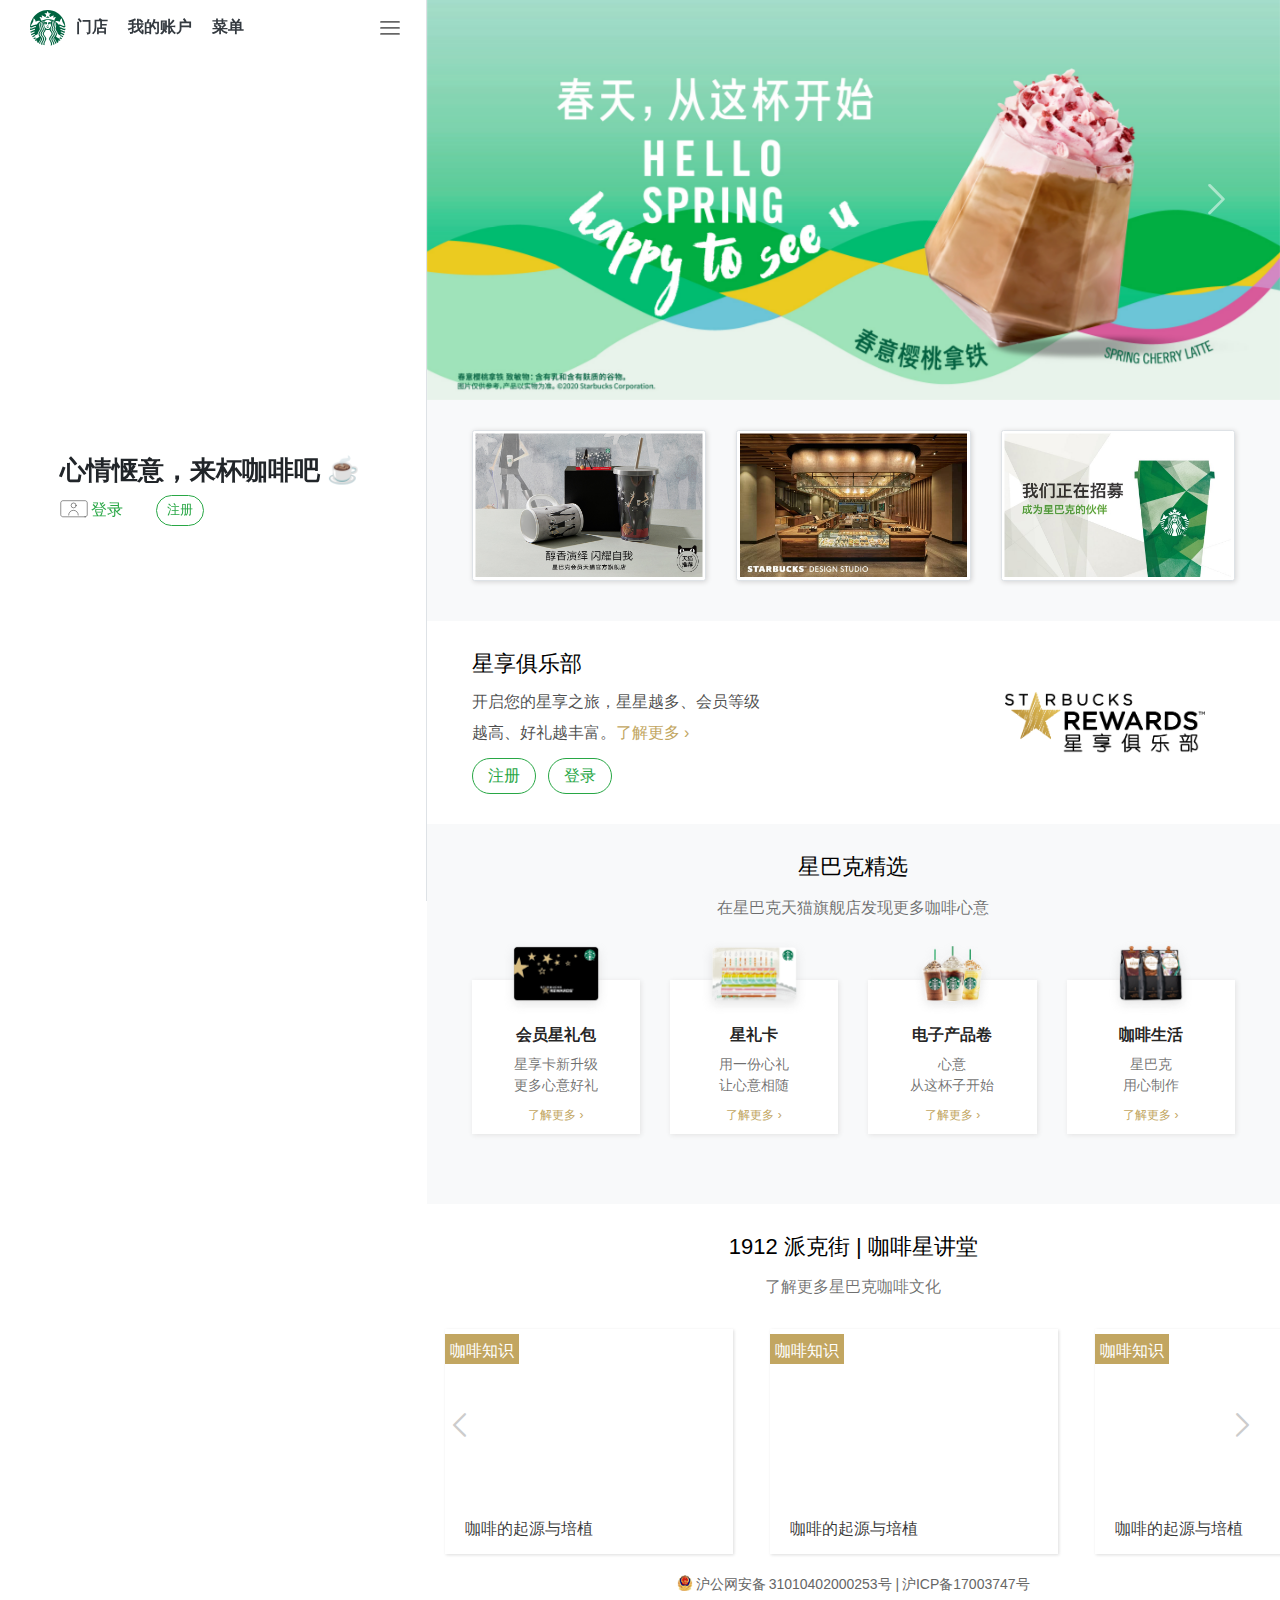
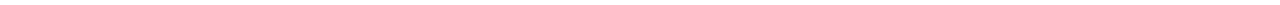
<file: index.html>
<!DOCTYPE html>
<html lang="en">

<head>
    <meta charset="UTF-8">
    <meta name="viewport" content="width=device-width, initial-scale=1.0">
    <title>Document</title>
    <link rel="stylesheet" href="./font/iconfont.css">
    <link rel="stylesheet" href="../bootstrap-4.3.1-dist/css/bootstrap.min.css">
    <link rel="stylesheet" href="./index.css">
</head>

<body>
    <div class="container-fluid ">
        <div class="row justify-content-end">
            <!-- 左部区域 -->
            <div class="col-lg-4 position-fixed border-right my-left mb-4  pl-5">
                <ul class="nav mt-3 d-none d-sm-flex">
                    <a href="">
                        <img src="./img/logo.svg" alt="">
                    </a>
                    <li class="nav-item">
                        <a class="nav-link text-dark font-weight-bold active" href="#">门店</a>
                        <span></span>
                    </li>
                    <li class="nav-item">
                        <a class="nav-link text-dark font-weight-bold" href="#">我的账户</a>
                        <span></span>
                    </li>
                    <li class="nav-item">
                        <a class="nav-link text-dark font-weight-bold" href="#">菜单</a>
                        <span></span>
                    </li>
                    <button class="btn ml-auto">
                        <img src="./img/icon-hamburger.svg" alt="" id="open">
                    </button>
                </ul>
                <div class="d-lg-flex align-items-center mx-lg-5 my-center font-weight-bold">
                    <div class="center">
                        <p class="mt-5 mb-2">心情惬意，来杯咖啡吧 ☕</p>
                        <span class="d-none d-sm-block">
                            <img src="./img/icon-account.svg" alt="">
                            <a href="" class="text-success">登录</a>
                            <a href=""><button type="button" class="btn btn-outline-success btn-lg ml-5">注册</button></a>
                        </span>
                    </div>
                </div>

                <div class="my-list border-right pl-5 m-0">
                    <ul class="nav m-4">
                        <a href="">
                            <img src="./img/logo.svg" alt="">
                        </a>
                        <i class="iconfont icon-guanbi ml-auto mr-3 mt-2" id="close" style="cursor: pointer;"></i>
                    </ul>
                    <div class="wrap justify-aligns-center">
                        <ul class="lists m-sm-5">
                            <li><a href="" class="text-dark font-weight-bold">门店</a></li>
                            <li><a href="" class="text-dark font-weight-bold">星享俱乐部</a></li>
                            <li><a href="" class="text-dark font-weight-bold">菜单</a></li>
                            <hr>
                            <li><a href="" class="text-dark font-weight-bold">星巴克移动应用</a></li>
                            <li><a href="" class="text-dark font-weight-bold">星礼卡</a></li>
                            <li><a href="" class="text-dark font-weight-bold">星巴克臻选™</a></li>
                            <li><a href="" class="text-dark font-weight-bold">啡快™ － 在线点 到店取</a></li>
                            <li><a href="" class="text-dark font-weight-bold">专星送™</a></li>
                            <li><a href="" class="text-dark font-weight-bold">咖啡星讲堂</a></li>
                            <li><a href="" class="text-dark font-weight-bold">上海烘焙工坊</a></li>
                            <li><a href="" class="text-dark font-weight-bold">关于星巴克</a></li>
                            <li><a href="" class="text-dark font-weight-bold">帮助中心</a></li>
                            <hr>
                            <img src="./img/icon-account.svg" alt="">
                            <a href="" class="text-success">登录</a>
                            <a href=""><button type="button" class="btn btn-outline-success btn-lg ml-5">注册</button></a>
                            <p class="mt-5">
                                <span><a href="" class="">English |</a></span>
                                <span><a href="" class="">隐私政策 |</a></span>
                                <span><a href="" class="">使用条款</a></span>
                            </p>
                        </ul>

                    </div>
                </div>
            </div>

            <!-- 右部区域 -->
            <div class="col-lg-8 bg-light p-0 ">
                <!-- 轮播图 -->
                <div class="row m-0">
                    <div class="col-12 p-0">
                        <div id="carouselExampleControls" class="carousel slide" data-ride="carousel"
                            data-interval="3000">
                            <div class="carousel-inner">
                                <div class="carousel-item active">
                                    <img class="d-block w-100" src="./img/homepage1.jpg" alt="First slide">
                                </div>
                                <div class="carousel-item">
                                    <img class="d-block w-100" src="./img/homepage2.jpg" alt="Second slide">
                                </div>
                                <div class="carousel-item">
                                    <img class="d-block w-100" src="./img/homepage3.jpg" alt="Third slide">
                                </div>
                                <div class="carousel-item">
                                    <img class="d-block w-100" src="./img/homepage4.jpg" alt="Third slide">
                                </div>
                            </div>
                            <a class="carousel-control-next" href="#carouselExampleControls" data-slide="next">
                                <span class="">
                                    <i class="iconfont icon-icon next-banner"></i>
                                </span>
                            </a>
                        </div>
                    </div>
                </div>
                <!-- 三个图片 -->
                <div class="row py-5 px-5 my-img m-0">
                    <div class=" col-sm-4">
                        <a href="">
                            <img src="./img/tmall-20200306-cn.jpg" class="w-100 img-thumbnail mb-3" alt="">
                        </a>
                    </div>
                    <div class=" col-sm-4">
                        <a href="">
                            <img src="./img/starbucks-design-studio-web-china.jpg" class="w-100 img-thumbnail mb-3"
                                alt="">
                        </a>
                    </div>
                    <div class=" col-sm-4">
                        <a href="">
                            <img src="./img/homepage-career-cn.jpg" class="w-100 img-thumbnail mb-3" alt="">
                        </a>
                    </div>
                </div>
                <!-- 俱乐部 -->
                <div class="row bg-white m-0 p-5 align-items-center text-center text-sm-left julebu">
                    <div class="col-sm-5">
                        <h3 class="mb-3 text-sm-left" style="font-size: 2.2rem;color: #000;">星享俱乐部</h3>
                        <p class="text-sm-left">开启您的星享之旅，星星越多、会员等级越高、好礼越丰富。<a href="">了解更多 ›</a></p>
                        <span>
                            <!--按钮 有问题 已解决-->
                            <button type="button" class="btn btn-outline-success btn-lg p-2 px-4  mr-3">注册</button>
                            <button type="button" class="btn btn-outline-success btn-lg p-2 px-4 ">登录</button>
                        </span>
                    </div>
                    <div class="col-sm-auto ml-sm-auto ">
                        <!--mt-sm-5 有问题 已解决-->
                        <img src="./img/logo-msr-new.svg" class="mr-sm-5" alt="">
                    </div>
                </div>
                <!-- 星巴克精选 -->
                <div class="row selected m-0">
                    <div class="col-12 text-center mt-5">
                        <h3 class="pb-3">星巴克精选</h3>
                        <small>在星巴克天猫旗舰店发现更多咖啡心意</small>
                    </div>
                    <div class="col-12">
                        <ul class="row p-5 justify-content-around  my-ul">
                            <li class="col-6 col-md-3 text-center">
                                <a href="" class=" my-5  bg-white d-inline-block ">
                                    <img src="./img/tmall-card-01.png" alt="">
                                    <h4 class="my-3">会员星礼包</h4>
                                    <p>星享卡新升级<br>更多心意好礼</p>
                                    <p>了解更多 ›</p>
                                </a>
                            </li>
                            <li class="col-6 col-md-3 text-center">
                                <a href="" class=" my-5  bg-white d-inline-block ">
                                    <img src="./img/tmall-card-02.png" alt="">
                                    <h4 class="my-3">星礼卡</h4>
                                    <p>用一份心礼<br>让心意相随</p>
                                    <p>了解更多 ›</p>
                                </a>
                            </li>
                            <li class="col-6 col-md-3 text-center">
                                <a href="" class=" my-5  bg-white d-inline-block ">
                                    <img src="./img/tmall-eticket.png" alt="">
                                    <h4 class="my-3">电子产品卷</h4>
                                    <p>心意<br>从这杯子开始</p>
                                    <p>了解更多 ›</p>
                                </a>
                            </li>
                            <li class="col-6 col-md-3 text-center">
                                <a href="" class=" my-5  bg-white d-inline-block ">
                                    <img src="./img/tmall-reserve.png" alt="">
                                    <h4 class="my-3">咖啡生活</h4>
                                    <p>星巴克<br>用心制作</p>
                                    <p>了解更多 ›</p>
                                </a>
                            </li>
                        </ul>
                    </div>
                </div>
                <!-- 咖啡星讲堂 -->
                <div class="row forum bg-white overflow-hidden m-0">
                    <div class="col-12 text-center my-5">
                        <h3 class="pb-3">1912 派克街 | 咖啡星讲堂</h3>
                        <small>了解更多星巴克咖啡文化</small>
                    </div>
                    <div class="col-12" style="position: relative;">
                        <div class="culture">
                            <ul class="d-flex justify-content-around">
                                <li class="position-relative">
                                    <a>
                                        <div class="img"></div>
                                        <p>咖啡的起源与培植</p>
                                        <div class="knowledge">咖啡知识</div>
                                    </a>
                                </li>
                                <li class="position-relative">
                                    <a>
                                        <div class="img"></div>
                                        <p>咖啡的起源与培植</p>
                                        <div class="knowledge">咖啡知识</div>
                                    </a>
                                </li>
                                <li class="position-relative">
                                    <a>
                                        <div class="img"></div>
                                        <p>咖啡的起源与培植</p>
                                        <div class="knowledge">咖啡知识</div>
                                    </a>
                                </li>
                                <li class="position-relative">
                                    <a>
                                        <div class="img"></div>
                                        <p>咖啡的起源与培植</p>
                                        <div class="knowledge">咖啡知识</div>
                                    </a>
                                </li>
                            </ul>
                            <div class="icon">
                                <i class="iconfont icon-icon" id="next"></i>
                                <i class="iconfont icon-icon1" id="prev"></i>
                            </div>
                        </div>
                    </div>
                </div>
                <!-- 底部 -->
                <footer class="bg-white text-center p-3">
                    <a href="">
                        <img src="./img/icpicon.png" alt="" style="height: 16px;vertical-align: text-bottom;">
                        <span>沪公网安备</span>
                        <span>31010402000253号 |</span>
                        <span>沪ICP备17003747号</span>
                    </a>
                </footer>
            </div>
            <!-- 底部控制 -->
            <div class="row m-0 laststyle" >
                <div class="col-12 d-sm-none d-flex fixed-bottom justify-content-around py-2 bg-white">
                    <a href="">
                        <div class="active">
                            <i class="iconfont icon-tapp-specials-6"></i>
                            <p>主页</p>
                        </div>
                    </a>
                    <a href="">
                        <div>
                            <i class="iconfont icon-mendian"></i>
                            <p>门店</p>
                        </div>
                    </a>
                    <a href="">
                        <div>
                            <i class="iconfont icon-zhanghuguanli"></i>
                            <p>我的账户</p>
                        </div>
                    </a>
                    <a href="">
                        <div>
                            <i class="iconfont icon-menu"></i>
                            <p>菜单</p>
                        </div>
                    </a>
                    <a href="">
                        <div>
                            <i class="iconfont icon-gengduo"></i>
                            <p>更多</p>
                        </div>
                    </a>
                </div>
            </div>
        </div>
    </div>

    <script src="../bootstrap-4.3.1-dist/js/jquery.min.js"></script>
    <script src="../bootstrap-4.3.1-dist/js/bootstrap.min.js"></script>
    <script src="../bootstrap-4.3.1-dist/js/poper.js"></script>
    <script src="./index.js"></script>
</body>

</html>
</file>
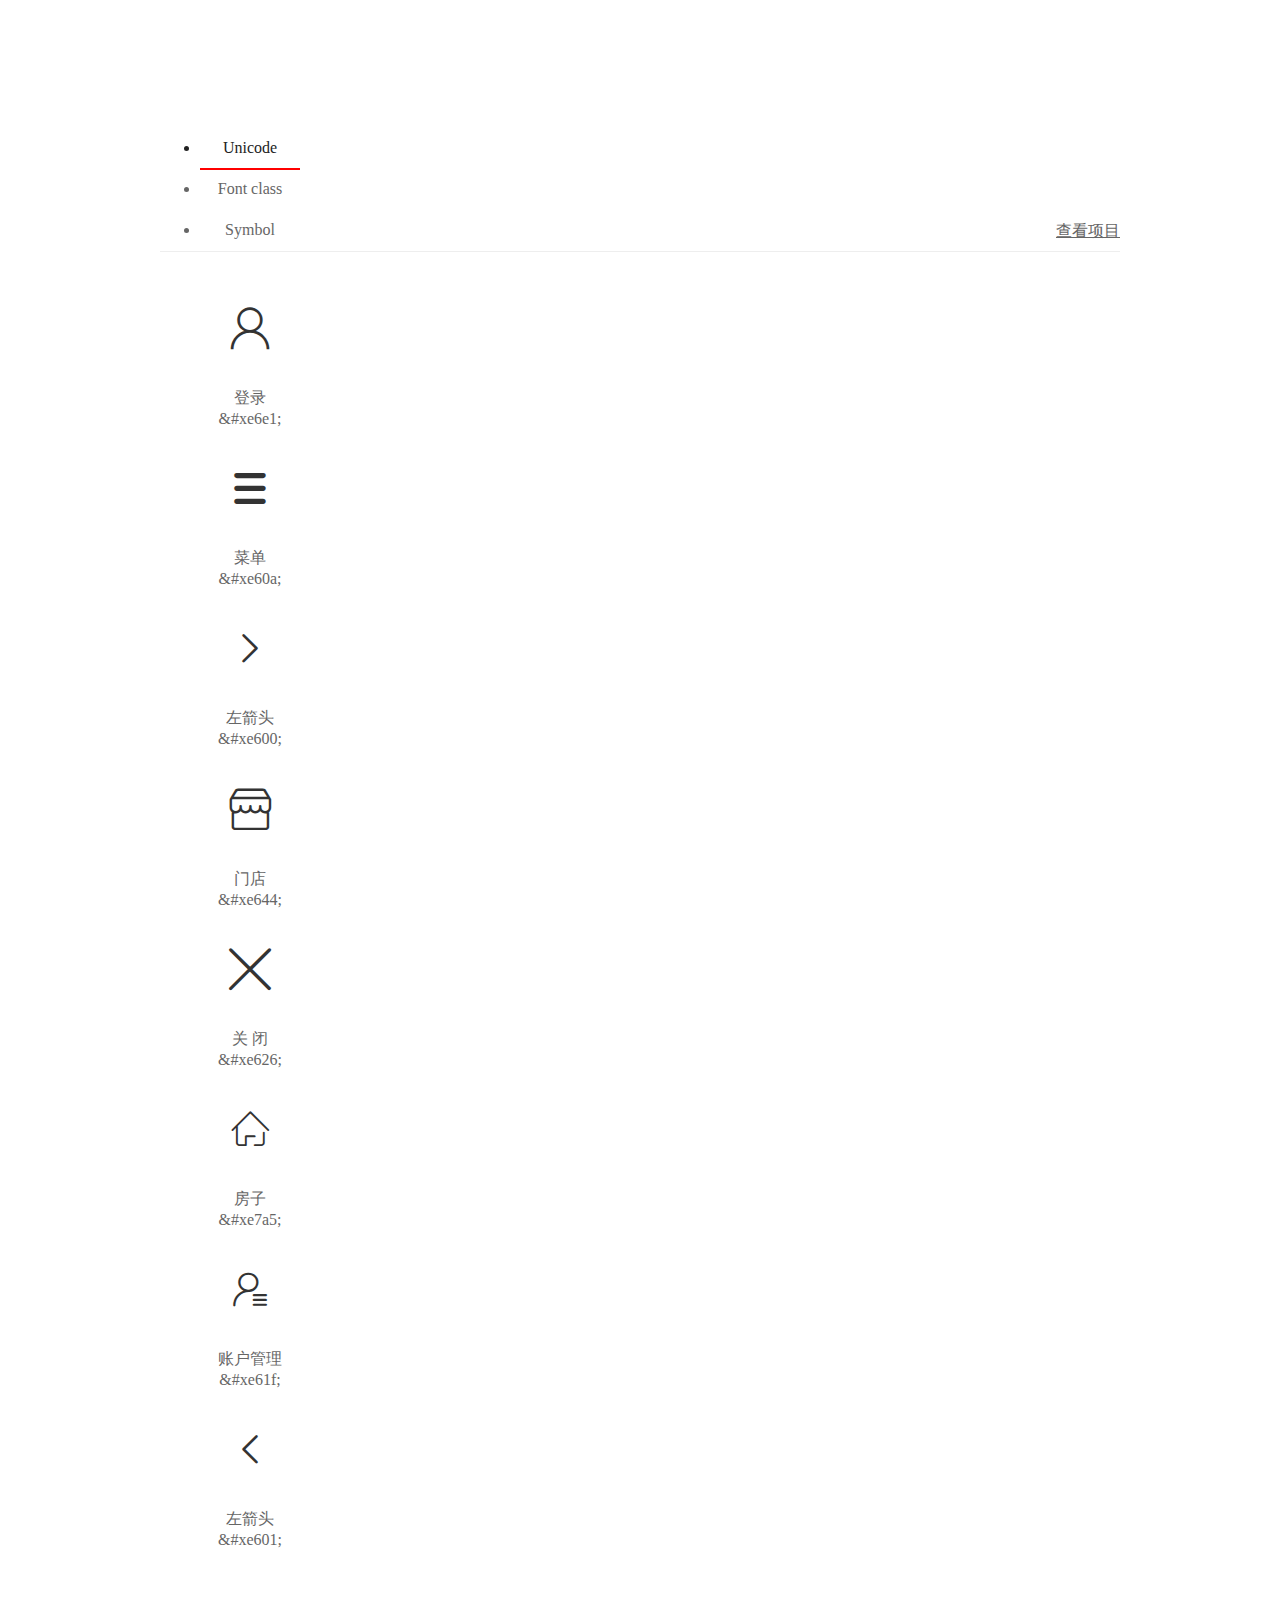
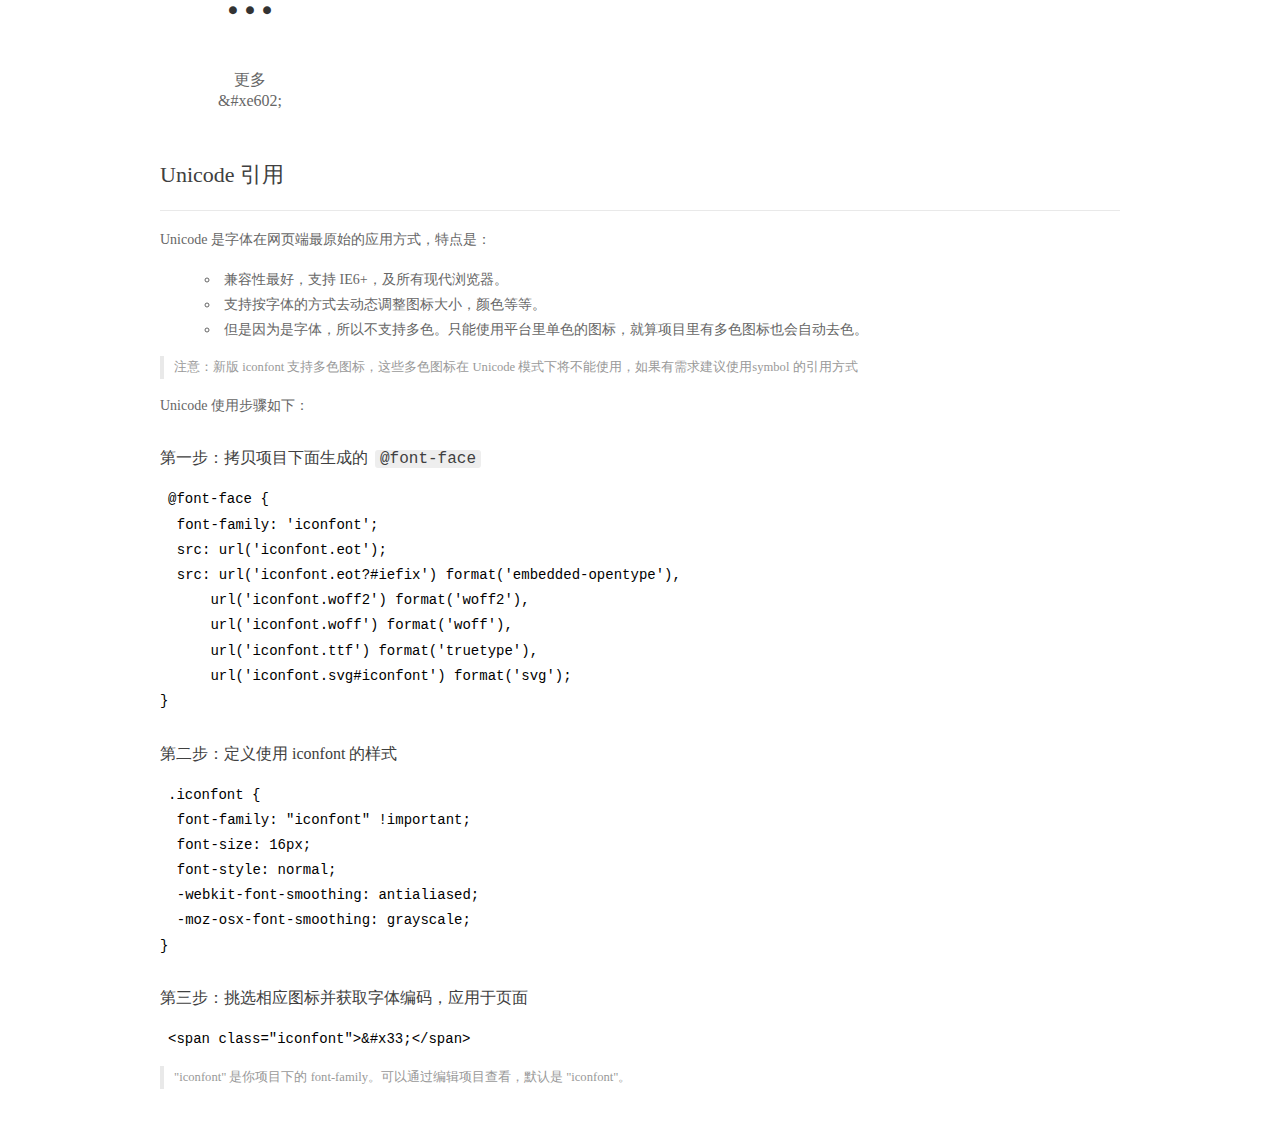
<file: font/demo_index.html>
<!DOCTYPE html>
<html>
<head>
  <meta charset="utf-8"/>
  <title>IconFont Demo</title>
  <link rel="shortcut icon" href="https://gtms04.alicdn.com/tps/i4/TB1_oz6GVXXXXaFXpXXJDFnIXXX-64-64.ico" type="image/x-icon"/>
  <link rel="stylesheet" href="https://g.alicdn.com/thx/cube/1.3.2/cube.min.css">
  <link rel="stylesheet" href="demo.css">
  <link rel="stylesheet" href="iconfont.css">
  <script src="iconfont.js"></script>
  <!-- jQuery -->
  <script src="https://a1.alicdn.com/oss/uploads/2018/12/26/7bfddb60-08e8-11e9-9b04-53e73bb6408b.js"></script>
  <!-- 代码高亮 -->
  <script src="https://a1.alicdn.com/oss/uploads/2018/12/26/a3f714d0-08e6-11e9-8a15-ebf944d7534c.js"></script>
</head>
<body>
  <div class="main">
    <h1 class="logo"><a href="https://www.iconfont.cn/" title="iconfont 首页" target="_blank">&#xe86b;</a></h1>
    <div class="nav-tabs">
      <ul id="tabs" class="dib-box">
        <li class="dib active"><span>Unicode</span></li>
        <li class="dib"><span>Font class</span></li>
        <li class="dib"><span>Symbol</span></li>
      </ul>
      
      <a href="https://www.iconfont.cn/manage/index?manage_type=myprojects&projectId=1700589" target="_blank" class="nav-more">查看项目</a>
      
    </div>
    <div class="tab-container">
      <div class="content unicode" style="display: block;">
          <ul class="icon_lists dib-box">
          
            <li class="dib">
              <span class="icon iconfont">&#xe6e1;</span>
                <div class="name">登录</div>
                <div class="code-name">&amp;#xe6e1;</div>
              </li>
          
            <li class="dib">
              <span class="icon iconfont">&#xe60a;</span>
                <div class="name">菜单</div>
                <div class="code-name">&amp;#xe60a;</div>
              </li>
          
            <li class="dib">
              <span class="icon iconfont">&#xe600;</span>
                <div class="name">左箭头</div>
                <div class="code-name">&amp;#xe600;</div>
              </li>
          
            <li class="dib">
              <span class="icon iconfont">&#xe644;</span>
                <div class="name">门店</div>
                <div class="code-name">&amp;#xe644;</div>
              </li>
          
            <li class="dib">
              <span class="icon iconfont">&#xe626;</span>
                <div class="name">关 闭</div>
                <div class="code-name">&amp;#xe626;</div>
              </li>
          
            <li class="dib">
              <span class="icon iconfont">&#xe7a5;</span>
                <div class="name">房子</div>
                <div class="code-name">&amp;#xe7a5;</div>
              </li>
          
            <li class="dib">
              <span class="icon iconfont">&#xe61f;</span>
                <div class="name">账户管理</div>
                <div class="code-name">&amp;#xe61f;</div>
              </li>
          
            <li class="dib">
              <span class="icon iconfont">&#xe601;</span>
                <div class="name">左箭头</div>
                <div class="code-name">&amp;#xe601;</div>
              </li>
          
            <li class="dib">
              <span class="icon iconfont">&#xe602;</span>
                <div class="name">更多</div>
                <div class="code-name">&amp;#xe602;</div>
              </li>
          
          </ul>
          <div class="article markdown">
          <h2 id="unicode-">Unicode 引用</h2>
          <hr>

          <p>Unicode 是字体在网页端最原始的应用方式，特点是：</p>
          <ul>
            <li>兼容性最好，支持 IE6+，及所有现代浏览器。</li>
            <li>支持按字体的方式去动态调整图标大小，颜色等等。</li>
            <li>但是因为是字体，所以不支持多色。只能使用平台里单色的图标，就算项目里有多色图标也会自动去色。</li>
          </ul>
          <blockquote>
            <p>注意：新版 iconfont 支持多色图标，这些多色图标在 Unicode 模式下将不能使用，如果有需求建议使用symbol 的引用方式</p>
          </blockquote>
          <p>Unicode 使用步骤如下：</p>
          <h3 id="-font-face">第一步：拷贝项目下面生成的 <code>@font-face</code></h3>
<pre><code class="language-css"
>@font-face {
  font-family: 'iconfont';
  src: url('iconfont.eot');
  src: url('iconfont.eot?#iefix') format('embedded-opentype'),
      url('iconfont.woff2') format('woff2'),
      url('iconfont.woff') format('woff'),
      url('iconfont.ttf') format('truetype'),
      url('iconfont.svg#iconfont') format('svg');
}
</code></pre>
          <h3 id="-iconfont-">第二步：定义使用 iconfont 的样式</h3>
<pre><code class="language-css"
>.iconfont {
  font-family: "iconfont" !important;
  font-size: 16px;
  font-style: normal;
  -webkit-font-smoothing: antialiased;
  -moz-osx-font-smoothing: grayscale;
}
</code></pre>
          <h3 id="-">第三步：挑选相应图标并获取字体编码，应用于页面</h3>
<pre>
<code class="language-html"
>&lt;span class="iconfont"&gt;&amp;#x33;&lt;/span&gt;
</code></pre>
          <blockquote>
            <p>"iconfont" 是你项目下的 font-family。可以通过编辑项目查看，默认是 "iconfont"。</p>
          </blockquote>
          </div>
      </div>
      <div class="content font-class">
        <ul class="icon_lists dib-box">
          
          <li class="dib">
            <span class="icon iconfont icon-denglu"></span>
            <div class="name">
              登录
            </div>
            <div class="code-name">.icon-denglu
            </div>
          </li>
          
          <li class="dib">
            <span class="icon iconfont icon-menu"></span>
            <div class="name">
              菜单
            </div>
            <div class="code-name">.icon-menu
            </div>
          </li>
          
          <li class="dib">
            <span class="icon iconfont icon-icon"></span>
            <div class="name">
              左箭头
            </div>
            <div class="code-name">.icon-icon
            </div>
          </li>
          
          <li class="dib">
            <span class="icon iconfont icon-mendian"></span>
            <div class="name">
              门店
            </div>
            <div class="code-name">.icon-mendian
            </div>
          </li>
          
          <li class="dib">
            <span class="icon iconfont icon-guanbi"></span>
            <div class="name">
              关 闭
            </div>
            <div class="code-name">.icon-guanbi
            </div>
          </li>
          
          <li class="dib">
            <span class="icon iconfont icon-tapp-specials-6"></span>
            <div class="name">
              房子
            </div>
            <div class="code-name">.icon-tapp-specials-6
            </div>
          </li>
          
          <li class="dib">
            <span class="icon iconfont icon-zhanghuguanli"></span>
            <div class="name">
              账户管理
            </div>
            <div class="code-name">.icon-zhanghuguanli
            </div>
          </li>
          
          <li class="dib">
            <span class="icon iconfont icon-icon1"></span>
            <div class="name">
              左箭头
            </div>
            <div class="code-name">.icon-icon1
            </div>
          </li>
          
          <li class="dib">
            <span class="icon iconfont icon-gengduo"></span>
            <div class="name">
              更多
            </div>
            <div class="code-name">.icon-gengduo
            </div>
          </li>
          
        </ul>
        <div class="article markdown">
        <h2 id="font-class-">font-class 引用</h2>
        <hr>

        <p>font-class 是 Unicode 使用方式的一种变种，主要是解决 Unicode 书写不直观，语意不明确的问题。</p>
        <p>与 Unicode 使用方式相比，具有如下特点：</p>
        <ul>
          <li>兼容性良好，支持 IE8+，及所有现代浏览器。</li>
          <li>相比于 Unicode 语意明确，书写更直观。可以很容易分辨这个 icon 是什么。</li>
          <li>因为使用 class 来定义图标，所以当要替换图标时，只需要修改 class 里面的 Unicode 引用。</li>
          <li>不过因为本质上还是使用的字体，所以多色图标还是不支持的。</li>
        </ul>
        <p>使用步骤如下：</p>
        <h3 id="-fontclass-">第一步：引入项目下面生成的 fontclass 代码：</h3>
<pre><code class="language-html">&lt;link rel="stylesheet" href="./iconfont.css"&gt;
</code></pre>
        <h3 id="-">第二步：挑选相应图标并获取类名，应用于页面：</h3>
<pre><code class="language-html">&lt;span class="iconfont icon-xxx"&gt;&lt;/span&gt;
</code></pre>
        <blockquote>
          <p>"
            iconfont" 是你项目下的 font-family。可以通过编辑项目查看，默认是 "iconfont"。</p>
        </blockquote>
      </div>
      </div>
      <div class="content symbol">
          <ul class="icon_lists dib-box">
          
            <li class="dib">
                <svg class="icon svg-icon" aria-hidden="true">
                  <use xlink:href="#icon-denglu"></use>
                </svg>
                <div class="name">登录</div>
                <div class="code-name">#icon-denglu</div>
            </li>
          
            <li class="dib">
                <svg class="icon svg-icon" aria-hidden="true">
                  <use xlink:href="#icon-menu"></use>
                </svg>
                <div class="name">菜单</div>
                <div class="code-name">#icon-menu</div>
            </li>
          
            <li class="dib">
                <svg class="icon svg-icon" aria-hidden="true">
                  <use xlink:href="#icon-icon"></use>
                </svg>
                <div class="name">左箭头</div>
                <div class="code-name">#icon-icon</div>
            </li>
          
            <li class="dib">
                <svg class="icon svg-icon" aria-hidden="true">
                  <use xlink:href="#icon-mendian"></use>
                </svg>
                <div class="name">门店</div>
                <div class="code-name">#icon-mendian</div>
            </li>
          
            <li class="dib">
                <svg class="icon svg-icon" aria-hidden="true">
                  <use xlink:href="#icon-guanbi"></use>
                </svg>
                <div class="name">关 闭</div>
                <div class="code-name">#icon-guanbi</div>
            </li>
          
            <li class="dib">
                <svg class="icon svg-icon" aria-hidden="true">
                  <use xlink:href="#icon-tapp-specials-6"></use>
                </svg>
                <div class="name">房子</div>
                <div class="code-name">#icon-tapp-specials-6</div>
            </li>
          
            <li class="dib">
                <svg class="icon svg-icon" aria-hidden="true">
                  <use xlink:href="#icon-zhanghuguanli"></use>
                </svg>
                <div class="name">账户管理</div>
                <div class="code-name">#icon-zhanghuguanli</div>
            </li>
          
            <li class="dib">
                <svg class="icon svg-icon" aria-hidden="true">
                  <use xlink:href="#icon-icon1"></use>
                </svg>
                <div class="name">左箭头</div>
                <div class="code-name">#icon-icon1</div>
            </li>
          
            <li class="dib">
                <svg class="icon svg-icon" aria-hidden="true">
                  <use xlink:href="#icon-gengduo"></use>
                </svg>
                <div class="name">更多</div>
                <div class="code-name">#icon-gengduo</div>
            </li>
          
          </ul>
          <div class="article markdown">
          <h2 id="symbol-">Symbol 引用</h2>
          <hr>

          <p>这是一种全新的使用方式，应该说这才是未来的主流，也是平台目前推荐的用法。相关介绍可以参考这篇<a href="">文章</a>
            这种用法其实是做了一个 SVG 的集合，与另外两种相比具有如下特点：</p>
          <ul>
            <li>支持多色图标了，不再受单色限制。</li>
            <li>通过一些技巧，支持像字体那样，通过 <code>font-size</code>, <code>color</code> 来调整样式。</li>
            <li>兼容性较差，支持 IE9+，及现代浏览器。</li>
            <li>浏览器渲染 SVG 的性能一般，还不如 png。</li>
          </ul>
          <p>使用步骤如下：</p>
          <h3 id="-symbol-">第一步：引入项目下面生成的 symbol 代码：</h3>
<pre><code class="language-html">&lt;script src="./iconfont.js"&gt;&lt;/script&gt;
</code></pre>
          <h3 id="-css-">第二步：加入通用 CSS 代码（引入一次就行）：</h3>
<pre><code class="language-html">&lt;style&gt;
.icon {
  width: 1em;
  height: 1em;
  vertical-align: -0.15em;
  fill: currentColor;
  overflow: hidden;
}
&lt;/style&gt;
</code></pre>
          <h3 id="-">第三步：挑选相应图标并获取类名，应用于页面：</h3>
<pre><code class="language-html">&lt;svg class="icon" aria-hidden="true"&gt;
  &lt;use xlink:href="#icon-xxx"&gt;&lt;/use&gt;
&lt;/svg&gt;
</code></pre>
          </div>
      </div>

    </div>
  </div>
  <script>
  $(document).ready(function () {
      $('.tab-container .content:first').show()

      $('#tabs li').click(function (e) {
        var tabContent = $('.tab-container .content')
        var index = $(this).index()

        if ($(this).hasClass('active')) {
          return
        } else {
          $('#tabs li').removeClass('active')
          $(this).addClass('active')

          tabContent.hide().eq(index).fadeIn()
        }
      })
    })
  </script>
</body>
</html>
</file>
<file: font/iconfont.css>
@font-face {font-family: "iconfont";
  src: url('iconfont.eot?t=1584587767304'); /* IE9 */
  src: url('iconfont.eot?t=1584587767304#iefix') format('embedded-opentype'), /* IE6-IE8 */
  url('[data-uri]') format('woff2'),
  url('iconfont.woff?t=1584587767304') format('woff'),
  url('iconfont.ttf?t=1584587767304') format('truetype'), /* chrome, firefox, opera, Safari, Android, iOS 4.2+ */
  url('iconfont.svg?t=1584587767304#iconfont') format('svg'); /* iOS 4.1- */
}

.iconfont {
  font-family: "iconfont" !important;
  font-size: 16px;
  font-style: normal;
  -webkit-font-smoothing: antialiased;
  -moz-osx-font-smoothing: grayscale;
}

.icon-denglu:before {
  content: "\e6e1";
}

.icon-menu:before {
  content: "\e60a";
}

.icon-icon:before {
  content: "\e600";
}

.icon-mendian:before {
  content: "\e644";
}

.icon-guanbi:before {
  content: "\e626";
}

.icon-tapp-specials-6:before {
  content: "\e7a5";
}

.icon-zhanghuguanli:before {
  content: "\e61f";
}

.icon-icon1:before {
  content: "\e601";
}

.icon-gengduo:before {
  content: "\e602";
}
</file>
<file: index.css>
html {
    font-size: 62.5% !important;
}

* {
    margin: 0;
    padding: 0;
}

/* @media (min-width : 992px) {
    html {
        font-size: 70%!important;
    }
}
@media (min-width : 762px) and (max-width:991px){
    html {
        font-size: 60%!important;
    }
}
@media (max-width : 761px) {
    html {
        font-size: 50%!important;
    }
} */
ul {
    list-style: none;
}

body {
    overflow-x: hidden;
}

a:hover {
    text-decoration: none;
}

.my-left {
    left: 0px;
}
.my-left ul li {
    position: relative;
}
.my-left ul li span  {
    width: 0%;
    height: 2px;
    background: #333;
    position: absolute;
    transition: all 0.5s;
}

@media (max-width:992px) {
    .my-left {
        position: relative !important;
    }
}

.nav a img {
    width: 36px;
    height: 36px;
}

.nav .nav-item a {
    font-size: 1.6rem;
}

/* .my-center {
    height: calc(100vh - 45px);
} */
@media (min-width:992px) {
    .my-center {
        height: calc(100vh - 45px);
    }
}

.my-center p {
    font-size: 2.6rem;
}

.center span img,
.my-list>img {
    vertical-align: top;
}

.center span a,
.lists button {
    font-weight: 100 !important;
    font-size: 1.6rem;
}

.center button,
.lists>a button {
    border-radius: 16px;
}

.my-list {
    transition: all 0.2s;
    transform: scale(2);
    display: none;
    z-index: 1111;
    position: absolute;
    top: 0px;
    left: 1px;
    background: #fff;
    height: 100vh;
    width: 100%;
    box-shadow: 1px 0px 5px rgb(235, 233, 233);
}

.lists {
    list-style: none;
    font-size: 1.8rem;
}

.lists li {
    line-height: 2.1;
}

.lists p span a {
    font-size: 1.6rem;
    color: rgba(0, 0, 0, .38);
}

.next-banner {
    font-size: 4.5rem;
}

.my-img img {
    transition: all 0.3s;
    box-shadow: 1px 1px 5px rgb(212, 212, 212);
}

.my-img img:hover {
    transform: translateY(-10px);
    box-shadow: 1px 1px 15px rgb(177, 177, 177);
}

.julebu p {
    color: rgba(0, 0, 0, .70);
    font-size: 1.6rem;
    line-height: 1.9;
    word-wrap: break-word;
    word-break: normal;
}

.julebu p a {
    color: #C2A661;
}

.julebu button {
    border-radius: 20px;
    font-size: 1.6rem;
}

@media (max-width: 576px) {
    .julebu div.col-sm-auto {
        margin: 30px 0;
    }
}

.selected>div h3,
.forum div h3 {
    font-size: 2.2rem;
    color: #000 !important;
    font-family: "Gotham", Helvetica, Arial, PingFangSC-Regular, "Microsoft YaHei", "WenQuanYi Micro Hei", sans-serif;
}

.selected>div small,
.forum div small {
    font-size: 1.6rem;
    color: rgba(0, 0, 0, .56);
}

.selected ul li img {
    height: 75px;
}

.my-ul li a {
    transition: all 0.3s;
    width: 100%;
    box-shadow: 1px 1px 5px rgb(226, 226, 226);
}

.my-ul li a:hover {
    transform: translateY(-10px);
    box-shadow: 1px 1px 10px rgb(204, 204, 204);
}

.my-ul li a img {
    margin-top: -40px;
}

.my-ul li a h4 {
    color: rgba(0, 0, 0, .87);
    font-weight: 600;
    font-size: 1.6rem;
}

.my-ul li a p {
    color: rgba(0, 0, 0, .56);
    font-size: 1.4rem;
}

.my-ul li a p:last-child {
    color: #C2A661;
    font-size: 1.2rem;
}

.forum div ul {
    width: 1300px;
    position: relative;
    transition: all 0.3s;
}

.forum div ul li {
    margin-right: 30px;
    width: 288px;
    height: 225px;
    cursor: pointer;
    transition: all 0.3s;
    box-shadow: 1px 1px 3px rgb(221, 221, 221);
}

.forum div ul li:hover {
    margin-top: -10px;
    box-shadow: 1px 1px 5px rgb(184, 184, 184);
}

.forum div ul li .img {
    width: 288px;
    height: 168px;
    background-size: cover;
}

.forum div ul li p {
    padding: 20px 0 0px 20px;
    font-size: 1.6rem;
    color: rgba(0, 0, 0, .78);
}

.forum div ul li .knowledge {
    position: absolute;
    font-size: 1.6rem;
    top: 5px;
    height: 30px;
    padding: 5px;
    background: #C2A661;
    color: #fff;
}

.forum div ul li:nth-child(1) .img {
    background-image: url('https://www-static.chinacdn.starbucks.com.cn/prod/assets/images/homepage/coffeehouse-coffee-cultivation-kv.jpg');
}

.forum div ul li:nth-child(2) .img {
    background-image: url('https://www-static.chinacdn.starbucks.com.cn/prod/assets/images/homepage/coffeehouse-4-fundamentals-kv.jpg');
}

.forum div ul li:nth-child(3) .img {
    background-image: url('https://www-static.chinacdn.starbucks.com.cn/prod/assets/images/homepage/coffeehouse-roast-story-kv.jpg');
}

.forum div ul li:nth-child(4) .img {
    background-image: url('https://www-static.chinacdn.starbucks.com.cn/prod/assets/images/homepage/coffeehouse-pour-over-kv.jpg');
}

.icon i {
    cursor: pointer;
    font-size: 35px;
    top: 70px;
    color: #ccc;
    position: absolute;
    transition: all 0.2s;
}

#next {
    right: 20px;
}

.icon i:hover {
    transform: scale(1.3);
}

footer a span {
    color: #666;
    font-size: 1.4rem;
}

footer a span:hover {
    color: #000;
}
@media (max-width:576px) {
    footer {
        margin-bottom: 100px;
    }
}

.laststyle>div {
    box-shadow: 1px 1px 5px #ccc;
}

.laststyle i {
    font-size: 24px;
    width: 100%;
    text-align: center;
    display: inline-block;
    color: rgba(0, 0, 0, .65);
}

.laststyle p {
    color: rgba(0, 0, 0, .67);
    font-size: 1.4rem;
}

.laststyle .active i,
.laststyle .active p {
    color: #00A862;
}
</file>
<file: font/demo.css>
/* Logo 字体 */
@font-face {
  font-family: "iconfont logo";
  src: url('https://at.alicdn.com/t/font_985780_km7mi63cihi.eot?t=1545807318834');
  src: url('https://at.alicdn.com/t/font_985780_km7mi63cihi.eot?t=1545807318834#iefix') format('embedded-opentype'),
    url('https://at.alicdn.com/t/font_985780_km7mi63cihi.woff?t=1545807318834') format('woff'),
    url('https://at.alicdn.com/t/font_985780_km7mi63cihi.ttf?t=1545807318834') format('truetype'),
    url('https://at.alicdn.com/t/font_985780_km7mi63cihi.svg?t=1545807318834#iconfont') format('svg');
}

.logo {
  font-family: "iconfont logo";
  font-size: 160px;
  font-style: normal;
  -webkit-font-smoothing: antialiased;
  -moz-osx-font-smoothing: grayscale;
}

/* tabs */
.nav-tabs {
  position: relative;
}

.nav-tabs .nav-more {
  position: absolute;
  right: 0;
  bottom: 0;
  height: 42px;
  line-height: 42px;
  color: #666;
}

#tabs {
  border-bottom: 1px solid #eee;
}

#tabs li {
  cursor: pointer;
  width: 100px;
  height: 40px;
  line-height: 40px;
  text-align: center;
  font-size: 16px;
  border-bottom: 2px solid transparent;
  position: relative;
  z-index: 1;
  margin-bottom: -1px;
  color: #666;
}


#tabs .active {
  border-bottom-color: #f00;
  color: #222;
}

.tab-container .content {
  display: none;
}

/* 页面布局 */
.main {
  padding: 30px 100px;
  width: 960px;
  margin: 0 auto;
}

.main .logo {
  color: #333;
  text-align: left;
  margin-bottom: 30px;
  line-height: 1;
  height: 110px;
  margin-top: -50px;
  overflow: hidden;
  *zoom: 1;
}

.main .logo a {
  font-size: 160px;
  color: #333;
}

.helps {
  margin-top: 40px;
}

.helps pre {
  padding: 20px;
  margin: 10px 0;
  border: solid 1px #e7e1cd;
  background-color: #fffdef;
  overflow: auto;
}

.icon_lists {
  width: 100% !important;
  overflow: hidden;
  *zoom: 1;
}

.icon_lists li {
  width: 100px;
  margin-bottom: 10px;
  margin-right: 20px;
  text-align: center;
  list-style: none !important;
  cursor: default;
}

.icon_lists li .code-name {
  line-height: 1.2;
}

.icon_lists .icon {
  display: block;
  height: 100px;
  line-height: 100px;
  font-size: 42px;
  margin: 10px auto;
  color: #333;
  -webkit-transition: font-size 0.25s linear, width 0.25s linear;
  -moz-transition: font-size 0.25s linear, width 0.25s linear;
  transition: font-size 0.25s linear, width 0.25s linear;
}

.icon_lists .icon:hover {
  font-size: 100px;
}

.icon_lists .svg-icon {
  /* 通过设置 font-size 来改变图标大小 */
  width: 1em;
  /* 图标和文字相邻时，垂直对齐 */
  vertical-align: -0.15em;
  /* 通过设置 color 来改变 SVG 的颜色/fill */
  fill: currentColor;
  /* path 和 stroke 溢出 viewBox 部分在 IE 下会显示
      normalize.css 中也包含这行 */
  overflow: hidden;
}

.icon_lists li .name,
.icon_lists li .code-name {
  color: #666;
}

/* markdown 样式 */
.markdown {
  color: #666;
  font-size: 14px;
  line-height: 1.8;
}

.highlight {
  line-height: 1.5;
}

.markdown img {
  vertical-align: middle;
  max-width: 100%;
}

.markdown h1 {
  color: #404040;
  font-weight: 500;
  line-height: 40px;
  margin-bottom: 24px;
}

.markdown h2,
.markdown h3,
.markdown h4,
.markdown h5,
.markdown h6 {
  color: #404040;
  margin: 1.6em 0 0.6em 0;
  font-weight: 500;
  clear: both;
}

.markdown h1 {
  font-size: 28px;
}

.markdown h2 {
  font-size: 22px;
}

.markdown h3 {
  font-size: 16px;
}

.markdown h4 {
  font-size: 14px;
}

.markdown h5 {
  font-size: 12px;
}

.markdown h6 {
  font-size: 12px;
}

.markdown hr {
  height: 1px;
  border: 0;
  background: #e9e9e9;
  margin: 16px 0;
  clear: both;
}

.markdown p {
  margin: 1em 0;
}

.markdown>p,
.markdown>blockquote,
.markdown>.highlight,
.markdown>ol,
.markdown>ul {
  width: 80%;
}

.markdown ul>li {
  list-style: circle;
}

.markdown>ul li,
.markdown blockquote ul>li {
  margin-left: 20px;
  padding-left: 4px;
}

.markdown>ul li p,
.markdown>ol li p {
  margin: 0.6em 0;
}

.markdown ol>li {
  list-style: decimal;
}

.markdown>ol li,
.markdown blockquote ol>li {
  margin-left: 20px;
  padding-left: 4px;
}

.markdown code {
  margin: 0 3px;
  padding: 0 5px;
  background: #eee;
  border-radius: 3px;
}

.markdown strong,
.markdown b {
  font-weight: 600;
}

.markdown>table {
  border-collapse: collapse;
  border-spacing: 0px;
  empty-cells: show;
  border: 1px solid #e9e9e9;
  width: 95%;
  margin-bottom: 24px;
}

.markdown>table th {
  white-space: nowrap;
  color: #333;
  font-weight: 600;
}

.markdown>table th,
.markdown>table td {
  border: 1px solid #e9e9e9;
  padding: 8px 16px;
  text-align: left;
}

.markdown>table th {
  background: #F7F7F7;
}

.markdown blockquote {
  font-size: 90%;
  color: #999;
  border-left: 4px solid #e9e9e9;
  padding-left: 0.8em;
  margin: 1em 0;
}

.markdown blockquote p {
  margin: 0;
}

.markdown .anchor {
  opacity: 0;
  transition: opacity 0.3s ease;
  margin-left: 8px;
}

.markdown .waiting {
  color: #ccc;
}

.markdown h1:hover .anchor,
.markdown h2:hover .anchor,
.markdown h3:hover .anchor,
.markdown h4:hover .anchor,
.markdown h5:hover .anchor,
.markdown h6:hover .anchor {
  opacity: 1;
  display: inline-block;
}

.markdown>br,
.markdown>p>br {
  clear: both;
}


.hljs {
  display: block;
  background: white;
  padding: 0.5em;
  color: #333333;
  overflow-x: auto;
}

.hljs-comment,
.hljs-meta {
  color: #969896;
}

.hljs-string,
.hljs-variable,
.hljs-template-variable,
.hljs-strong,
.hljs-emphasis,
.hljs-quote {
  color: #df5000;
}

.hljs-keyword,
.hljs-selector-tag,
.hljs-type {
  color: #a71d5d;
}

.hljs-literal,
.hljs-symbol,
.hljs-bullet,
.hljs-attribute {
  color: #0086b3;
}

.hljs-section,
.hljs-name {
  color: #63a35c;
}

.hljs-tag {
  color: #333333;
}

.hljs-title,
.hljs-attr,
.hljs-selector-id,
.hljs-selector-class,
.hljs-selector-attr,
.hljs-selector-pseudo {
  color: #795da3;
}

.hljs-addition {
  color: #55a532;
  background-color: #eaffea;
}

.hljs-deletion {
  color: #bd2c00;
  background-color: #ffecec;
}

.hljs-link {
  text-decoration: underline;
}

/* 代码高亮 */
/* PrismJS 1.15.0
https://prismjs.com/download.html#themes=prism&languages=markup+css+clike+javascript */
/**
 * prism.js default theme for JavaScript, CSS and HTML
 * Based on dabblet (http://dabblet.com)
 * @author Lea Verou
 */
code[class*="language-"],
pre[class*="language-"] {
  color: black;
  background: none;
  text-shadow: 0 1px white;
  font-family: Consolas, Monaco, 'Andale Mono', 'Ubuntu Mono', monospace;
  text-align: left;
  white-space: pre;
  word-spacing: normal;
  word-break: normal;
  word-wrap: normal;
  line-height: 1.5;

  -moz-tab-size: 4;
  -o-tab-size: 4;
  tab-size: 4;

  -webkit-hyphens: none;
  -moz-hyphens: none;
  -ms-hyphens: none;
  hyphens: none;
}

pre[class*="language-"]::-moz-selection,
pre[class*="language-"] ::-moz-selection,
code[class*="language-"]::-moz-selection,
code[class*="language-"] ::-moz-selection {
  text-shadow: none;
  background: #b3d4fc;
}

pre[class*="language-"]::selection,
pre[class*="language-"] ::selection,
code[class*="language-"]::selection,
code[class*="language-"] ::selection {
  text-shadow: none;
  background: #b3d4fc;
}

@media print {

  code[class*="language-"],
  pre[class*="language-"] {
    text-shadow: none;
  }
}

/* Code blocks */
pre[class*="language-"] {
  padding: 1em;
  margin: .5em 0;
  overflow: auto;
}

:not(pre)>code[class*="language-"],
pre[class*="language-"] {
  background: #f5f2f0;
}

/* Inline code */
:not(pre)>code[class*="language-"] {
  padding: .1em;
  border-radius: .3em;
  white-space: normal;
}

.token.comment,
.token.prolog,
.token.doctype,
.token.cdata {
  color: slategray;
}

.token.punctuation {
  color: #999;
}

.namespace {
  opacity: .7;
}

.token.property,
.token.tag,
.token.boolean,
.token.number,
.token.constant,
.token.symbol,
.token.deleted {
  color: #905;
}

.token.selector,
.token.attr-name,
.token.string,
.token.char,
.token.builtin,
.token.inserted {
  color: #690;
}

.token.operator,
.token.entity,
.token.url,
.language-css .token.string,
.style .token.string {
  color: #9a6e3a;
  background: hsla(0, 0%, 100%, .5);
}

.token.atrule,
.token.attr-value,
.token.keyword {
  color: #07a;
}

.token.function,
.token.class-name {
  color: #DD4A68;
}

.token.regex,
.token.important,
.token.variable {
  color: #e90;
}

.token.important,
.token.bold {
  font-weight: bold;
}

.token.italic {
  font-style: italic;
}

.token.entity {
  cursor: help;
}
</file>
